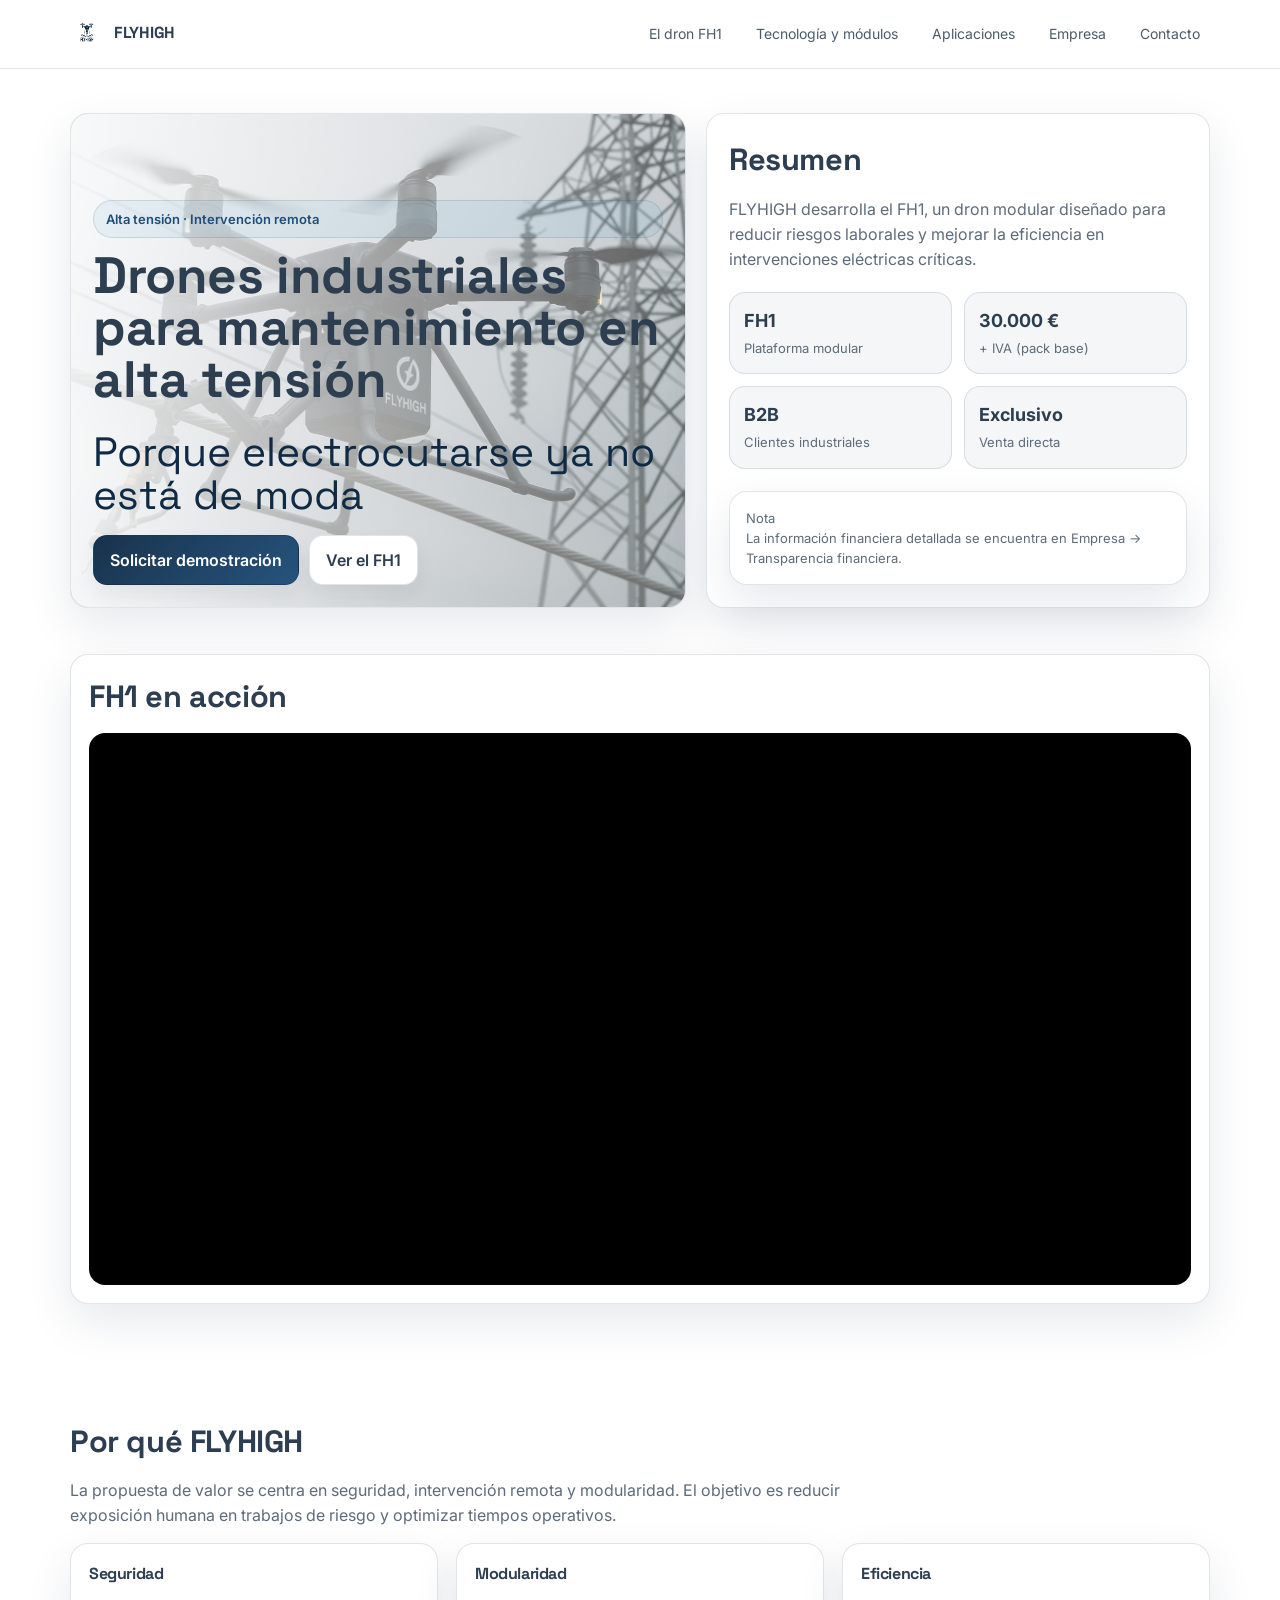
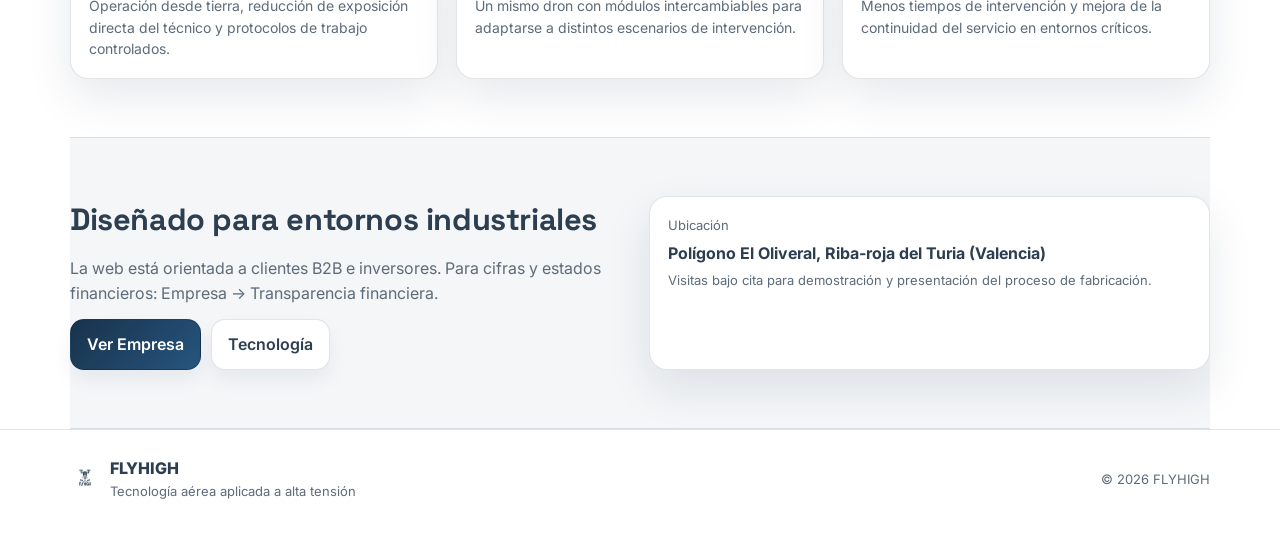
<file: index.html>
<!doctype html>
<html lang="es">
<head>
  <meta charset="utf-8" />
  <meta name="viewport" content="width=device-width,initial-scale=1" />
  <title>FLYHIGH — Drones industriales para mantenimiento en alta tensión</title>
  <meta name="description" content="FLYHIGH desarrolla el FH1: drones industriales para mantenimiento en alta tensión. Seguridad, tecnología y precisión." />
  <link rel="stylesheet" href="styles.css" />
</head>
<body>

  <!-- Splash -->
  <div class="splash" id="splash" aria-hidden="true">
    <div class="splash-inner">
      <img src="assets/logo.png" alt="FLYHIGH logo" />
      <div class="h">FLYHIGH</div>
      <div class="splash-bar"><div></div></div>
    </div>
  </div>

  <!-- Header -->
  <header class="header">
    <div class="container">
      <div class="navbar">
        <a class="brand" href="index.html">
          <img src="assets/logo.png" alt="Logo FLYHIGH" />
          <span>FLYHIGH</span>
        </a>

        <nav class="menu" aria-label="Navegación principal">
          <a href="fh1.html">El dron FH1</a>
          <a href="tecnologia.html">Tecnología y módulos</a>
          <a href="aplicaciones.html">Aplicaciones</a>
          <a href="empresa.html">Empresa</a>
          <a href="contacto.html">Contacto</a>
        </nav>

        <a class="btn mobile-toggle" id="mobileToggle" href="#">Menú</a>
      </div>

      <div class="mobile-menu" id="mobileMenu" aria-label="Menú móvil">
        <a href="fh1.html">El dron FH1</a>
        <a href="tecnologia.html">Tecnología y módulos</a>
        <a href="aplicaciones.html">Aplicaciones</a>
        <a href="empresa.html">Empresa</a>
        <a href="contacto.html">Contacto</a>
      </div>
    </div>
  </header>

  <!-- Hero -->
  <main class="container">
    <section class="hero">
      <div class="hero-wrap">

        <!-- Left: big image + overlay text -->
        <div class="hero-media card reveal">
          <img src="assets/fh1.jpeg" alt="FH1 en línea de alta tensión" />
          <div class="hero-overlay"></div>
          <div class="hero-copy">
            <span class="badge">Alta tensión · Intervención remota</span>
            <h1 class="h h1">Drones industriales para mantenimiento en alta tensión</h1>
            <p class="slogan">Porque electrocutarse ya no está de moda</p>
            <div style="display:flex; gap:10px; flex-wrap:wrap; margin-top:6px;">
              <a class="btn primary" href="contacto.html">Solicitar demostración</a>
              <a class="btn" href="fh1.html">Ver el FH1</a>
            </div>
          </div>
        </div>

        <!-- Right: summary -->
        <aside class="hero-right card reveal">
          <h2 class="h h2" style="margin:0;">Resumen</h2>
          <p class="p">FLYHIGH desarrolla el FH1, un dron modular diseñado para reducir riesgos laborales y mejorar la eficiencia en intervenciones eléctricas críticas.</p>

          <div class="kpi" style="margin-top:6px;">
            <div class="tile">
              <b>FH1</b>
              <span>Plataforma modular</span>
            </div>
            <div class="tile">
              <b>30.000 €</b>
              <span>+ IVA (pack base)</span>
            </div>
            <div class="tile">
              <b>B2B</b>
              <span>Clientes industriales</span>
            </div>
            <div class="tile">
              <b>Exclusivo</b>
              <span>Venta directa</span>
            </div>
          </div>

          <div class="card" style="padding:16px; margin-top:8px;">
            <div class="small">Nota</div>
            <div class="small">La información financiera detallada se encuentra en Empresa → Transparencia financiera.</div>
          </div>
        </aside>

      </div>
    </section>

    <!-- Video -->
    <section class="video-block">
      <div class="video-card card reveal">
        <h2 class="h h2">FH1 en acción</h2>
        <div class="video-wrap">
          <video autoplay muted loop playsinline preload="metadata">
            <source src="assets/fh1.mp4" type="video/mp4">
          </video>
        </div>
      </div>
    </section>

    <!-- Highlights -->
    <section class="section">
      <h2 class="h h2 reveal">Por qué FLYHIGH</h2>
      <p class="p reveal" style="max-width:78ch;">La propuesta de valor se centra en seguridad, intervención remota y modularidad. El objetivo es reducir exposición humana en trabajos de riesgo y optimizar tiempos operativos.</p>

      <div class="grid grid-3" style="margin-top:16px;">
        <div class="card feature reveal">
          <h3 class="h">Seguridad</h3>
          <p>Operación desde tierra, reducción de exposición directa del técnico y protocolos de trabajo controlados.</p>
        </div>
        <div class="card feature reveal">
          <h3 class="h">Modularidad</h3>
          <p>Un mismo dron con módulos intercambiables para adaptarse a distintos escenarios de intervención.</p>
        </div>
        <div class="card feature reveal">
          <h3 class="h">Eficiencia</h3>
          <p>Menos tiempos de intervención y mejora de la continuidad del servicio en entornos críticos.</p>
        </div>
      </div>
    </section>

    <section class="section alt">
      <div class="grid grid-2">
        <div class="reveal">
          <h2 class="h h2">Diseñado para entornos industriales</h2>
          <p class="p">La web está orientada a clientes B2B e inversores. Para cifras y estados financieros: Empresa → Transparencia financiera.</p>
          <div style="margin-top:14px; display:flex; gap:10px; flex-wrap:wrap;">
            <a class="btn primary" href="empresa.html">Ver Empresa</a>
            <a class="btn" href="tecnologia.html">Tecnología</a>
          </div>
        </div>
        <div class="card reveal" style="padding:18px;">
          <div class="small">Ubicación</div>
          <div style="font-weight:700; margin:6px 0 4px;">Polígono El Oliveral, Riba-roja del Turia (Valencia)</div>
          <div class="small">Visitas bajo cita para demostración y presentación del proceso de fabricación.</div>
        </div>
      </div>
    </section>

  </main>

  <footer class="footer">
    <div class="container footer-top">
      <div style="display:flex; align-items:center; gap:10px;">
        <img src="assets/logo.png" alt="Logo FLYHIGH" style="width:30px; height:30px;" />
        <div>
          <div style="font-weight:800;">FLYHIGH</div>
          <div class="small">Tecnología aérea aplicada a alta tensión</div>
        </div>
      </div>
      <div class="small">© <span id="year"></span> FLYHIGH</div>
    </div>
  </footer>

  <script>
    document.getElementById("year").textContent = new Date().getFullYear();
  </script>
  <script src="app.js"></script>
</body>
</html>
</file>
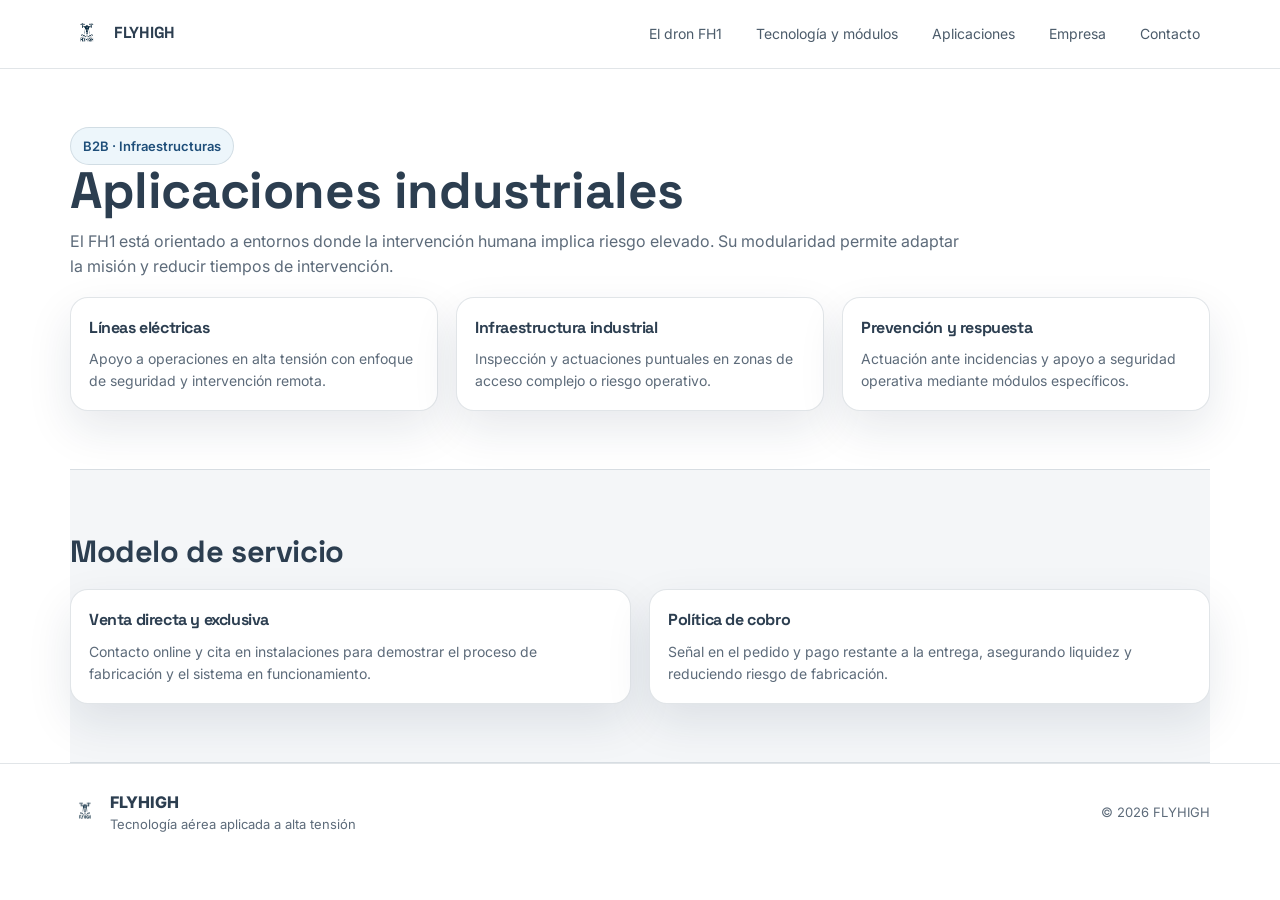
<file: aplicaciones.html>
<!doctype html>
<html lang="es">
<head>
  <meta charset="utf-8" />
  <meta name="viewport" content="width=device-width,initial-scale=1" />
  <title>Aplicaciones industriales — FLYHIGH</title>
  <meta name="description" content="Aplicaciones del FH1 en mantenimiento eléctrico, infraestructuras críticas y entornos industriales." />
  <link rel="stylesheet" href="styles.css" />
</head>
<body>
  <header class="header">
    <div class="container">
      <div class="navbar">
        <a class="brand" href="index.html">
          <img src="assets/logo.png" alt="Logo FLYHIGH" />
          <span>FLYHIGH</span>
        </a>

        <nav class="menu">
          <a href="fh1.html">El dron FH1</a>
          <a href="tecnologia.html">Tecnología y módulos</a>
          <a href="aplicaciones.html">Aplicaciones</a>
          <a href="empresa.html">Empresa</a>
          <a href="contacto.html">Contacto</a>
        </nav>

        <a class="btn mobile-toggle" id="mobileToggle" href="#">Menú</a>
      </div>

      <div class="mobile-menu" id="mobileMenu">
        <a href="fh1.html">El dron FH1</a>
        <a href="tecnologia.html">Tecnología y módulos</a>
        <a href="aplicaciones.html">Aplicaciones</a>
        <a href="empresa.html">Empresa</a>
        <a href="contacto.html">Contacto</a>
      </div>
    </div>
  </header>

  <main class="container">
    <section class="section">
      <span class="badge reveal">B2B · Infraestructuras</span>
      <h1 class="h h1 reveal">Aplicaciones industriales</h1>
      <p class="p reveal" style="max-width:90ch;">
        El FH1 está orientado a entornos donde la intervención humana implica riesgo elevado. Su modularidad permite adaptar la misión y reducir tiempos de intervención.
      </p>

      <div class="grid grid-3" style="margin-top:18px;">
        <div class="card feature reveal">
          <h3 class="h">Líneas eléctricas</h3>
          <p>Apoyo a operaciones en alta tensión con enfoque de seguridad y intervención remota.</p>
        </div>
        <div class="card feature reveal">
          <h3 class="h">Infraestructura industrial</h3>
          <p>Inspección y actuaciones puntuales en zonas de acceso complejo o riesgo operativo.</p>
        </div>
        <div class="card feature reveal">
          <h3 class="h">Prevención y respuesta</h3>
          <p>Actuación ante incidencias y apoyo a seguridad operativa mediante módulos específicos.</p>
        </div>
      </div>
    </section>

    <section class="section alt">
      <h2 class="h h2 reveal">Modelo de servicio</h2>
      <div class="grid grid-2" style="margin-top:14px;">
        <div class="card feature reveal">
          <h3 class="h">Venta directa y exclusiva</h3>
          <p>Contacto online y cita en instalaciones para demostrar el proceso de fabricación y el sistema en funcionamiento.</p>
        </div>
        <div class="card feature reveal">
          <h3 class="h">Política de cobro</h3>
          <p>Señal en el pedido y pago restante a la entrega, asegurando liquidez y reduciendo riesgo de fabricación.</p>
        </div>
      </div>
    </section>
  </main>

  <footer class="footer">
    <div class="container footer-top">
      <div style="display:flex; align-items:center; gap:10px;">
        <img src="assets/logo.png" alt="Logo FLYHIGH" style="width:30px; height:30px;" />
        <div>
          <div style="font-weight:800;">FLYHIGH</div>
          <div class="small">Tecnología aérea aplicada a alta tensión</div>
        </div>
      </div>
      <div class="small">© <span id="year"></span> FLYHIGH</div>
    </div>
  </footer>

  <script>document.getElementById("year").textContent = new Date().getFullYear();</script>
  <script src="app.js"></script>
</body>
</html>
</file>
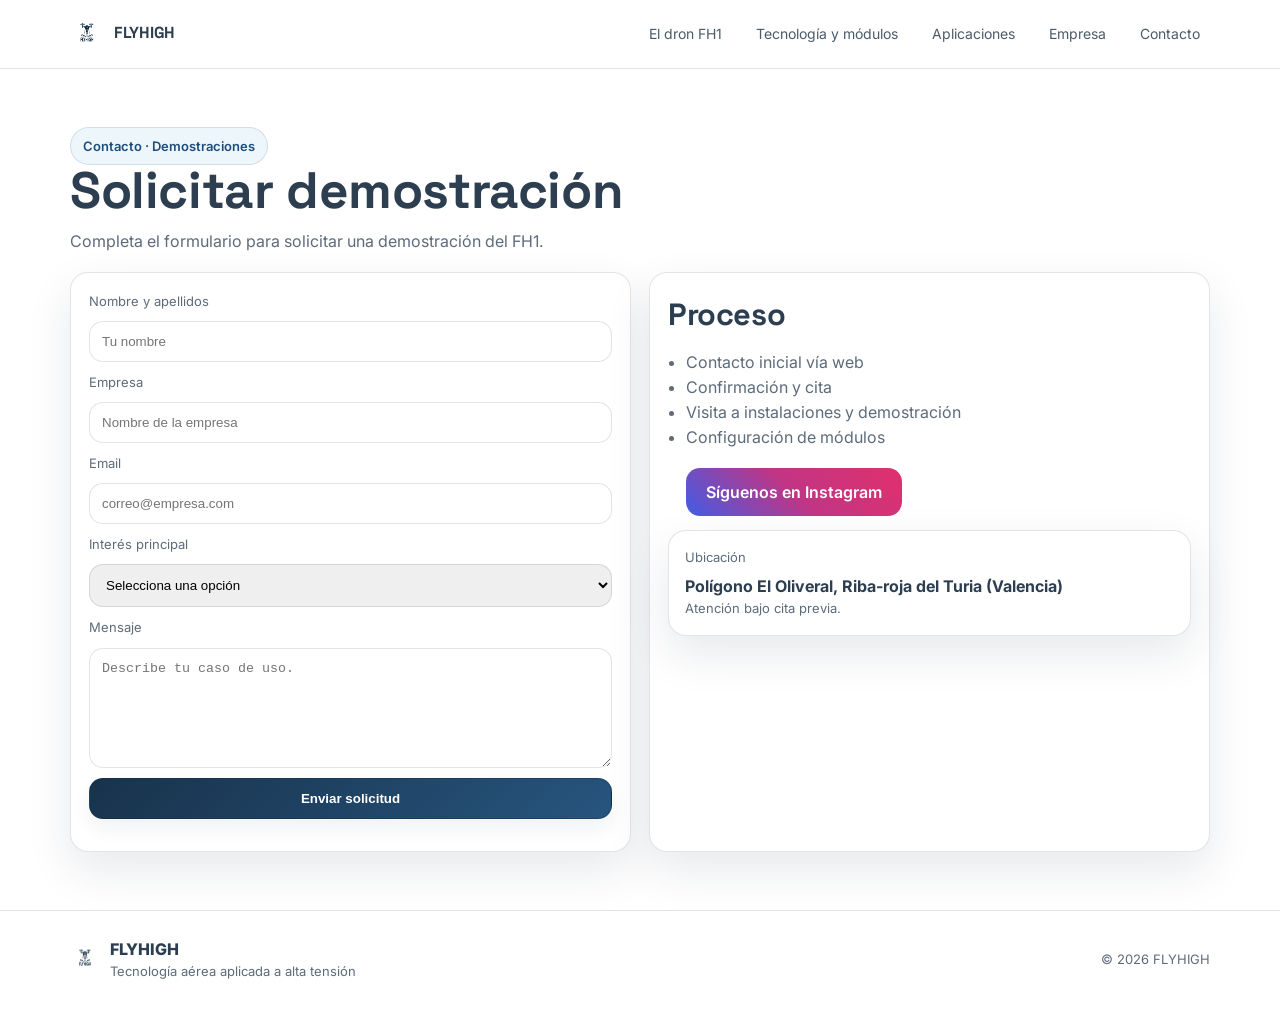
<file: contacto.html>
<!doctype html>
<html lang="es">
<head>
  <meta charset="utf-8" />
  <meta name="viewport" content="width=device-width,initial-scale=1" />
  <title>Contacto — FLYHIGH</title>
  <meta name="description" content="Contacto FLYHIGH. Solicita una demostración del FH1." />
  <link rel="stylesheet" href="styles.css" />
</head>
<body>
  <header class="header">
    <div class="container">
      <div class="navbar">
        <a class="brand" href="index.html">
          <img src="assets/logo.png" alt="Logo FLYHIGH" />
          <span>FLYHIGH</span>
        </a>

        <nav class="menu">
          <a href="fh1.html">El dron FH1</a>
          <a href="tecnologia.html">Tecnología y módulos</a>
          <a href="aplicaciones.html">Aplicaciones</a>
          <a href="empresa.html">Empresa</a>
          <a href="contacto.html">Contacto</a>
        </nav>

        <a class="btn mobile-toggle" id="mobileToggle" href="#">Menú</a>
      </div>

      <div class="mobile-menu" id="mobileMenu">
        <a href="fh1.html">El dron FH1</a>
        <a href="tecnologia.html">Tecnología y módulos</a>
        <a href="aplicaciones.html">Aplicaciones</a>
        <a href="empresa.html">Empresa</a>
        <a href="contacto.html">Contacto</a>
      </div>
    </div>
  </header>

  <main class="container">
    <section class="section">
      <span class="badge reveal">Contacto · Demostraciones</span>
      <h1 class="h h1 reveal">Solicitar demostración</h1>
      <p class="p reveal" style="max-width:85ch;">
        Completa el formulario para solicitar una demostración del FH1. 
      </p>

      <div class="grid grid-2" style="margin-top:18px;">
        <div class="card reveal" style="padding:18px;">
          <form id="demoForm" style="display:flex; flex-direction:column; gap:10px;">
            <label class="small">Nombre y apellidos</label>
            <input required style="padding:12px; border-radius:14px; border:1px solid var(--line);" placeholder="Tu nombre" />

            <label class="small">Empresa</label>
            <input required style="padding:12px; border-radius:14px; border:1px solid var(--line);" placeholder="Nombre de la empresa" />

            <label class="small">Email</label>
            <input required type="email" style="padding:12px; border-radius:14px; border:1px solid var(--line);" placeholder="correo@empresa.com" />

            <label class="small">Interés principal</label>
            <select required style="padding:12px; border-radius:14px; border:1px solid var(--line);">
              <option value="" selected disabled>Selecciona una opción</option>
              <option>Reparación en alta tensión</option>
              <option>Extinción / respuesta a incidencias</option>
              <option>Inspección / diagnóstico</option>
              <option>Información general</option>
            </select>

            <label class="small">Mensaje</label>
            <textarea style="padding:12px; border-radius:14px; border:1px solid var(--line); min-height:120px;" placeholder="Describe tu caso de uso."></textarea>

            <button class="btn primary" type="submit">Enviar solicitud</button>
            <div class="small" id="msg" style="margin-top:4px;"></div>
          </form>
        </div>

        <div class="card reveal" style="padding:18px;">
          <h2 class="h h2" style="margin-top:0;">Proceso</h2>
          <ul style="margin:0; padding-left:18px; color:var(--muted);">
            <li>Contacto inicial vía web</li>
            <li>Confirmación y cita</li>
            <li>Visita a instalaciones y demostración</li>
            <li>Configuración de módulos</li>
            <a href="https://www.instagram.com/flyhighsl/" target="_blank" class="btn-instagram">
  Síguenos en Instagram
</a>
          </ul>

          <div class="card" style="padding:16px; margin-top:14px;">
            <div class="small">Ubicación</div>
            <div style="font-weight:700; margin-top:6px;">Polígono El Oliveral, Riba-roja del Turia (Valencia)</div>
            <div class="small">Atención bajo cita previa.</div>
          </div>
        </div>
      </div>
    </section>
  </main>

  <footer class="footer">
    <div class="container footer-top">
      <div style="display:flex; align-items:center; gap:10px;">
        <img src="assets/logo.png" alt="Logo FLYHIGH" style="width:30px; height:30px;" />
        <div>
          <div style="font-weight:800;">FLYHIGH</div>
          <div class="small">Tecnología aérea aplicada a alta tensión</div>
        </div>
      </div>
      <div class="small">© <span id="year"></span> FLYHIGH</div>
    </div>
  </footer>

  <script>
    document.getElementById("year").textContent = new Date().getFullYear();
    document.getElementById("demoForm").addEventListener("submit", (e) => {
      e.preventDefault();
      document.getElementById("msg").textContent = "Solicitud registrada (demo). En una web real se enviaría al equipo comercial.";
      e.target.reset();
    });
  </script>
  <script src="app.js"></script>
</body>
</html>
</file>
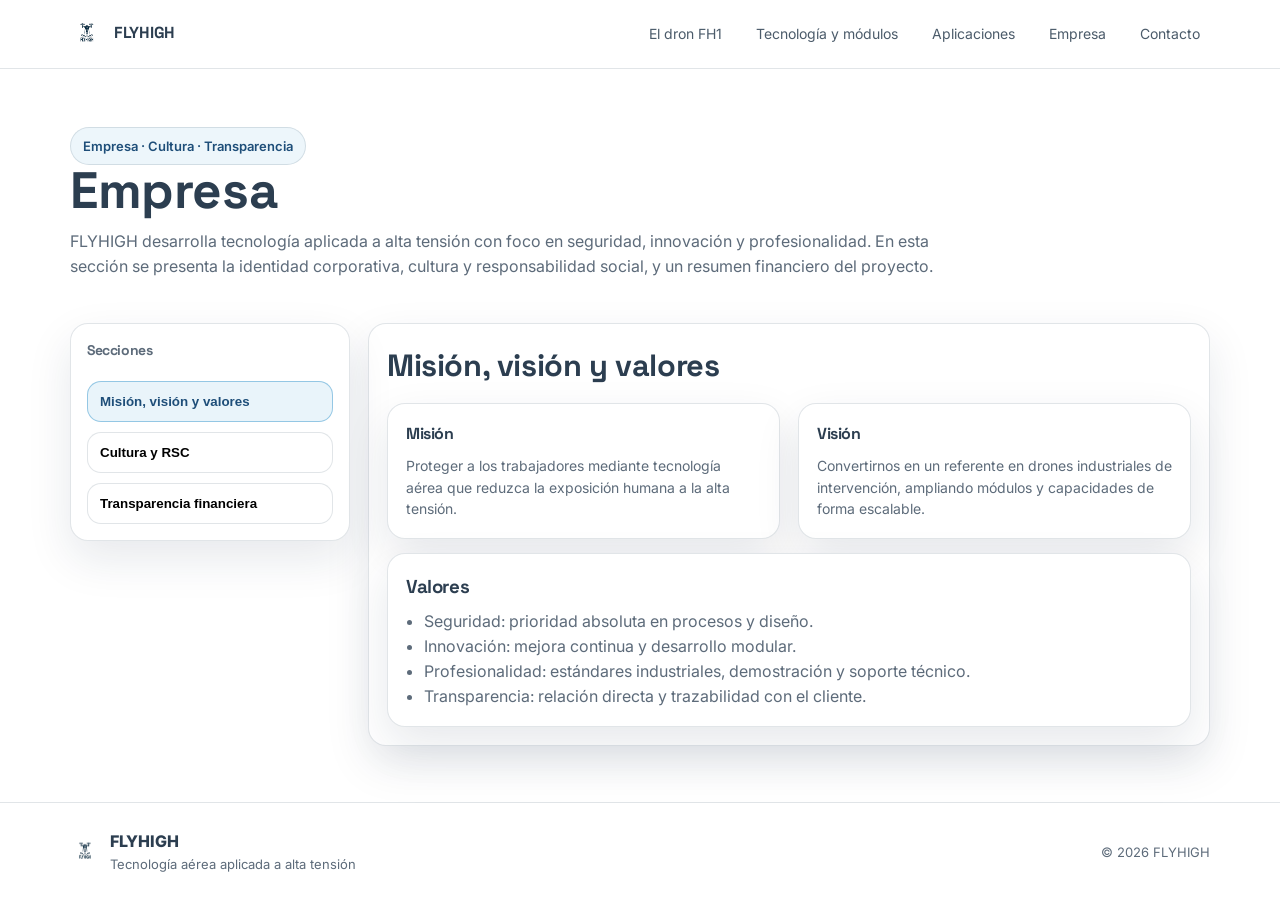
<file: empresa.html>
<!doctype html>
<html lang="es">
<head>
  <meta charset="utf-8" />
  <meta name="viewport" content="width=device-width,initial-scale=1" />
  <title>Empresa — FLYHIGH</title>
  <meta name="description" content="Empresa FLYHIGH: misión, visión, valores, cultura y RSC, y transparencia financiera (financiación, costes y balance)." />
  <link rel="stylesheet" href="styles.css" />
</head>
<body>
  <header class="header">
    <div class="container">
      <div class="navbar">
        <a class="brand" href="index.html">
          <img src="assets/logo.png" alt="Logo FLYHIGH" />
          <span>FLYHIGH</span>
        </a>

        <nav class="menu">
          <a href="fh1.html">El dron FH1</a>
          <a href="tecnologia.html">Tecnología y módulos</a>
          <a href="aplicaciones.html">Aplicaciones</a>
          <a href="empresa.html">Empresa</a>
          <a href="contacto.html">Contacto</a>
        </nav>

        <a class="btn mobile-toggle" id="mobileToggle" href="#">Menú</a>
      </div>

      <div class="mobile-menu" id="mobileMenu">
        <a href="fh1.html">El dron FH1</a>
        <a href="tecnologia.html">Tecnología y módulos</a>
        <a href="aplicaciones.html">Aplicaciones</a>
        <a href="empresa.html">Empresa</a>
        <a href="contacto.html">Contacto</a>
      </div>
    </div>
  </header>

  <main class="container">
    <section class="section" style="padding-bottom:10px;">
      <span class="badge reveal">Empresa · Cultura · Transparencia</span>
      <h1 class="h h1 reveal">Empresa</h1>
      <p class="p reveal" style="max-width:92ch;">
        FLYHIGH desarrolla tecnología aplicada a alta tensión con foco en seguridad, innovación y profesionalidad.
        En esta sección se presenta la identidad corporativa, cultura y responsabilidad social, y un resumen financiero del proyecto.
      </p>
    </section>

    <section class="empresa-layout">
      <!-- Side nav -->
      <aside class="side card" data-empresa-nav>
        <h3 class="h">Secciones</h3>
        <button data-target="panel-mvv">Misión, visión y valores</button>
        <button data-target="panel-rsc">Cultura y RSC</button>
        <button data-target="panel-finanzas">Transparencia financiera</button>
      </aside>

      <!-- Panels -->
      <div>

        <!-- Panel 1 -->
        <div id="panel-mvv" data-empresa-panel class="card" style="padding:18px;">
          <h2 class="h h2 reveal">Misión, visión y valores</h2>

          <div class="grid grid-2" style="margin-top:14px;">
            <div class="card feature reveal">
              <h3 class="h">Misión</h3>
              <p>Proteger a los trabajadores mediante tecnología aérea que reduzca la exposición humana a la alta tensión.</p>
            </div>
            <div class="card feature reveal">
              <h3 class="h">Visión</h3>
              <p>Convertirnos en un referente en drones industriales de intervención, ampliando módulos y capacidades de forma escalable.</p>
            </div>
          </div>

          <div class="card reveal" style="padding:18px; margin-top:14px;">
            <h3 class="h" style="margin:0 0 8px;">Valores</h3>
            <ul style="margin:0; padding-left:18px; color:var(--muted);">
              <li>Seguridad: prioridad absoluta en procesos y diseño.</li>
              <li>Innovación: mejora continua y desarrollo modular.</li>
              <li>Profesionalidad: estándares industriales, demostración y soporte técnico.</li>
              <li>Transparencia: relación directa y trazabilidad con el cliente.</li>
            </ul>
          </div>
        </div>

        <!-- Panel 2 -->
        <div id="panel-rsc" data-empresa-panel class="card" style="padding:18px; display:none;">
          <h2 class="h h2 reveal">Cultura y RSC</h2>
          <p class="p reveal" style="max-width:90ch;">
            La responsabilidad social corporativa de FLYHIGH se basa en reducir riesgos laborales, fomentar la prevención y aplicar tecnología donde una persona no debería exponerse.
            Además, promovemos transparencia con el cliente mediante visitas, demostraciones y formación.
          </p>

          <div class="grid grid-3" style="margin-top:14px;">
            <div class="card feature reveal">
              <h3 class="h">Prevención de riesgos</h3>
              <p>El FH1 reduce la exposición humana directa en entornos críticos, mejorando seguridad operativa.</p>
            </div>
            <div class="card feature reveal">
              <h3 class="h">Transparencia</h3>
              <p>Proceso de venta directa con cita y demostración en instalaciones para fidelización y confianza.</p>
            </div>
            <div class="card feature reveal">
              <h3 class="h">Impacto operativo</h3>
              <p>Optimización de tiempos de intervención y mejora de continuidad del servicio en infraestructuras.</p>
            </div>
          </div>
        </div>

        <!-- Panel 3: Finanzas -->
        <div id="panel-finanzas" data-empresa-panel class="card" style="padding:18px; display:none;">
          <h2 class="h h2 reveal">Transparencia financiera</h2>
          <p class="p reveal" style="max-width:95ch;">
            Resumen de financiación, costes y situación económica del proyecto. Esta información está orientada a aportar claridad y confianza a clientes e inversores.
          </p>

          <!-- KPIs -->
          <div class="kpi-row" style="margin-top:14px;">
            <div class="kpi-box reveal">
              <b>+131.101,85 €</b>
              <span>Fondo de maniobra</span>
            </div>
            <div class="kpi-box reveal">
              <b>328.636,70 €</b>
              <span>Activo corriente</span>
            </div>
            <div class="kpi-box reveal">
              <b>197.534,85 €</b>
              <span>Pasivo corriente</span>
            </div>
            <div class="kpi-box reveal">
              <b>+70.298,00 €</b>
              <span>Resultado estimado</span>
            </div>
          </div>

          <!-- Financing bars -->
          <div class="grid grid-2" style="margin-top:14px;">
            <div class="card reveal" style="padding:18px;">
              <h3 class="h" style="margin:0 0 10px;">Estructura de financiación</h3>
              <div class="bars">
                <div class="bar">
                  <div class="bar-top"><span>Préstamo bancario</span><span>1.000.000 €</span></div>
                  <div class="bar-fill"><div style="width:83.33%"></div></div>
                </div>
                <div class="bar">
                  <div class="bar-top"><span>Subvención (EMPYME)</span><span>200.000 €</span></div>
                  <div class="bar-fill"><div style="width:11.67%"></div></div>
                </div>
                <div class="bar">
                  <div class="bar-top"><span>Aportación socios (3×20.000)</span><span>60.000 €</span></div>
                  <div class="bar-fill"><div style="width:5%"></div></div>
                </div>
              </div>
              <p class="small" style="margin-top:10px;">Total financiación: 1.200.000 €</p>
            </div>

            <div class="card reveal" style="padding:18px;">
              <h3 class="h" style="margin:0 0 10px;">Costes y ventas (estimación)</h3>
              <table class="table">
                <tr><th>Concepto</th><th>Importe</th></tr>
                <tr><td>Ventas (10 drones × 30.000 €)</td><td>300.000 €</td></tr>
                <tr><td>Materia prima total (10 drones)</td><td>95.069,70 €</td></tr>
                <tr><th>Resultado estimado</th><th>70.298,00 €</th></tr>
              </table>
              <p class="small" style="margin-top:10px;">Nota: el IVA no se incluye en resultado; se considera precio sin IVA (30.000 €).</p>
            </div>
          </div>

          <!-- Balance summary -->
          <div class="card reveal" style="padding:18px; margin-top:14px;">
            <h3 class="h" style="margin:0 0 10px;">Liquidez y solvencia</h3>
            <table class="table">
              <tr><th>Indicador</th><th>Fórmula</th><th>Resultado</th></tr>
              <tr>
                <td>Fondo de maniobra</td>
                <td>Activo corriente − Pasivo corriente</td>
                <td>328.636,70 − 197.534,85 = 131.101,85 €</td>
              </tr>
              <tr>
                <td>Interpretación</td>
                <td colspan="2">FM positivo: la empresa puede cubrir deudas a corto plazo con recursos de corto plazo sin tensiones inmediatas.</td>
              </tr>
            </table>
          </div>

        </div>

      </div>
    </section>
  </main>

  <footer class="footer">
    <div class="container footer-top">
      <div style="display:flex; align-items:center; gap:10px;">
        <img src="assets/logo.png" alt="Logo FLYHIGH" style="width:30px; height:30px;" />
        <div>
          <div style="font-weight:800;">FLYHIGH</div>
          <div class="small">Tecnología aérea aplicada a alta tensión</div>
        </div>
      </div>
      <div class="small">© <span id="year"></span> FLYHIGH</div>
    </div>
  </footer>

  <script>document.getElementById("year").textContent = new Date().getFullYear();</script>
  <script src="app.js"></script>
</body>
</html>
</file>
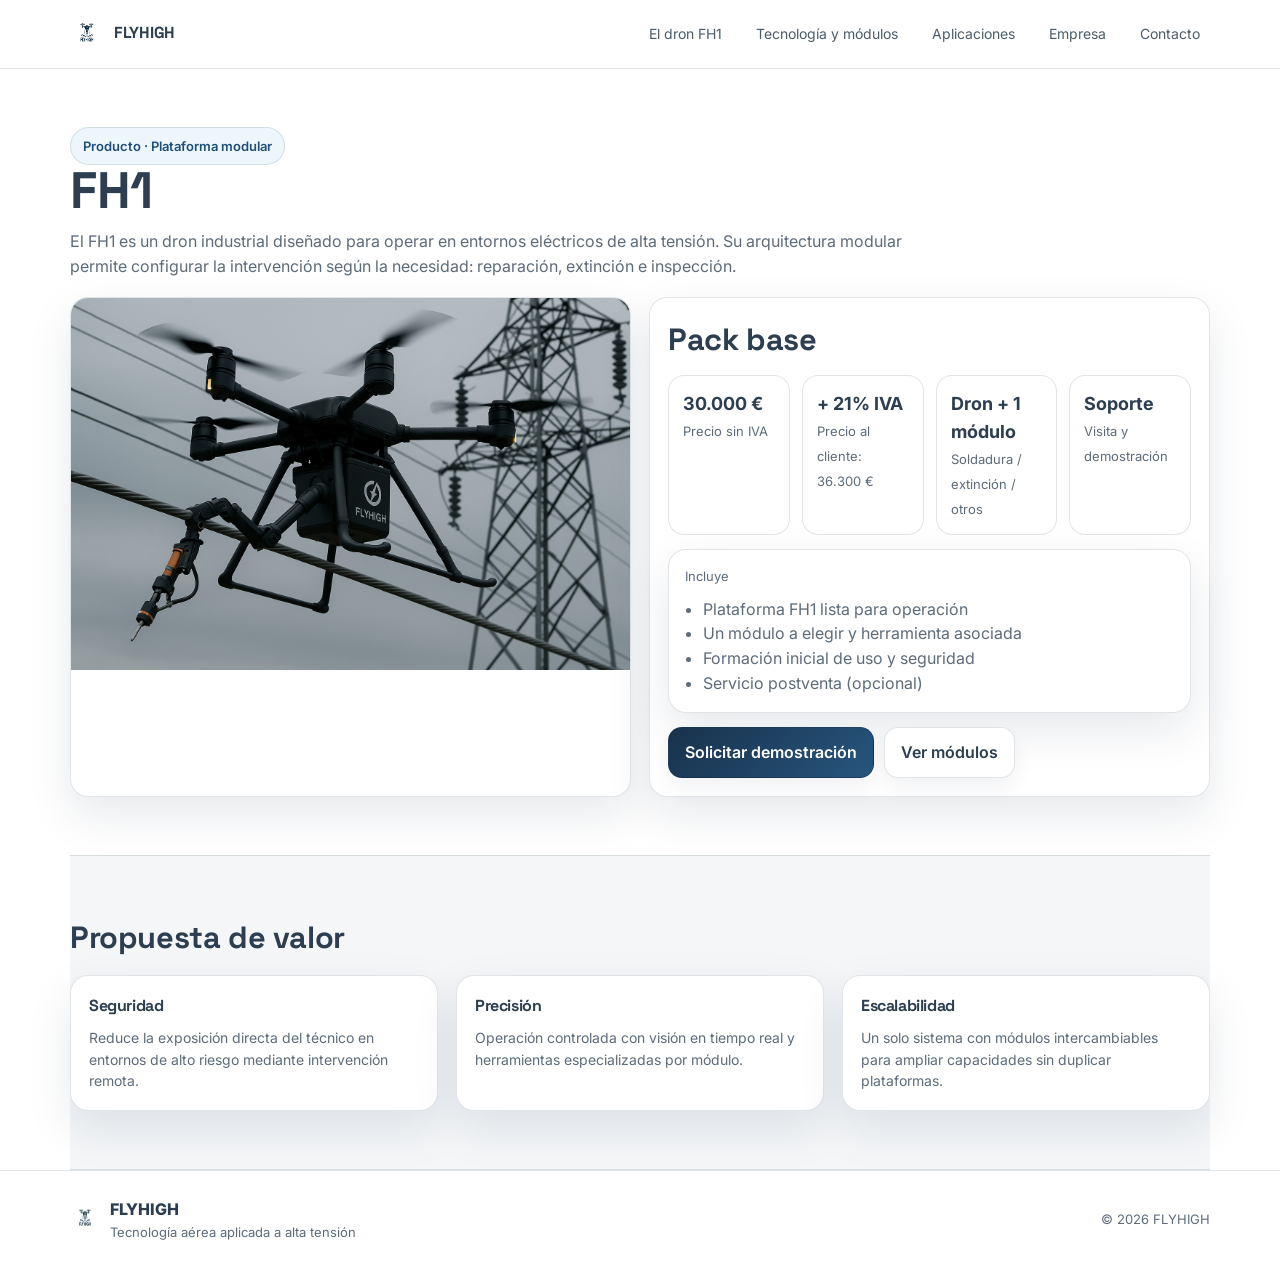
<file: fh1.html>
<!doctype html>
<html lang="es">
<head>
  <meta charset="utf-8" />
  <meta name="viewport" content="width=device-width,initial-scale=1" />
  <title>El dron FH1 — FLYHIGH</title>
  <meta name="description" content="FH1: dron industrial modular para mantenimiento en alta tensión. Pack base 30.000 € + IVA con un módulo a elegir." />
  <link rel="stylesheet" href="styles.css" />
</head>
<body>
  <header class="header">
    <div class="container">
      <div class="navbar">
        <a class="brand" href="index.html">
          <img src="assets/logo.png" alt="Logo FLYHIGH" />
          <span>FLYHIGH</span>
        </a>

        <nav class="menu" aria-label="Navegación principal">
          <a href="fh1.html">El dron FH1</a>
          <a href="tecnologia.html">Tecnología y módulos</a>
          <a href="aplicaciones.html">Aplicaciones</a>
          <a href="empresa.html">Empresa</a>
          <a href="contacto.html">Contacto</a>
        </nav>

        <a class="btn mobile-toggle" id="mobileToggle" href="#">Menú</a>
      </div>

      <div class="mobile-menu" id="mobileMenu" aria-label="Menú móvil">
        <a href="fh1.html">El dron FH1</a>
        <a href="tecnologia.html">Tecnología y módulos</a>
        <a href="aplicaciones.html">Aplicaciones</a>
        <a href="empresa.html">Empresa</a>
        <a href="contacto.html">Contacto</a>
      </div>
    </div>
  </header>

  <main class="container">
    <section class="section">
      <span class="badge reveal">Producto · Plataforma modular</span>
      <h1 class="h h1 reveal">FH1</h1>
      <p class="p reveal" style="max-width:85ch;">
        El FH1 es un dron industrial diseñado para operar en entornos eléctricos de alta tensión. Su arquitectura modular permite configurar la intervención
        según la necesidad: reparación, extinción e inspección.
      </p>

      <div class="grid grid-2" style="margin-top:18px;">
        <div class="card reveal" style="overflow:hidden;">
          <img src="assets/fh1.jpeg" alt="FH1 en entorno industrial" />
        </div>
        <div class="card reveal" style="padding:18px;">
          <h2 class="h h2" style="margin-top:0;">Pack base</h2>
          <div class="kpi-row" style="margin-top:10px;">
            <div class="kpi-box">
              <b>30.000 €</b><span>Precio sin IVA</span>
            </div>
            <div class="kpi-box">
              <b>+ 21% IVA</b><span>Precio al cliente: 36.300 €</span>
            </div>
            <div class="kpi-box">
              <b>Dron + 1 módulo</b><span>Soldadura / extinción / otros</span>
            </div>
            <div class="kpi-box">
              <b>Soporte</b><span>Visita y demostración</span>
            </div>
          </div>

          <div class="card" style="padding:16px; margin-top:14px;">
            <div class="small">Incluye</div>
            <ul style="margin:10px 0 0; padding-left:18px; color:var(--muted);">
              <li>Plataforma FH1 lista para operación</li>
              <li>Un módulo a elegir y herramienta asociada</li>
              <li>Formación inicial de uso y seguridad</li>
              <li>Servicio postventa (opcional)</li>
            </ul>
          </div>

          <div style="margin-top:14px; display:flex; gap:10px; flex-wrap:wrap;">
            <a class="btn primary" href="contacto.html">Solicitar demostración</a>
            <a class="btn" href="tecnologia.html">Ver módulos</a>
          </div>
        </div>
      </div>
    </section>

    <section class="section alt">
      <h2 class="h h2 reveal">Propuesta de valor</h2>
      <div class="grid grid-3" style="margin-top:14px;">
        <div class="card feature reveal">
          <h3 class="h">Seguridad</h3>
          <p>Reduce la exposición directa del técnico en entornos de alto riesgo mediante intervención remota.</p>
        </div>
        <div class="card feature reveal">
          <h3 class="h">Precisión</h3>
          <p>Operación controlada con visión en tiempo real y herramientas especializadas por módulo.</p>
        </div>
        <div class="card feature reveal">
          <h3 class="h">Escalabilidad</h3>
          <p>Un solo sistema con módulos intercambiables para ampliar capacidades sin duplicar plataformas.</p>
        </div>
      </div>
    </section>
  </main>

  <footer class="footer">
    <div class="container footer-top">
      <div style="display:flex; align-items:center; gap:10px;">
        <img src="assets/logo.png" alt="Logo FLYHIGH" style="width:30px; height:30px;" />
        <div>
          <div style="font-weight:800;">FLYHIGH</div>
          <div class="small">Tecnología aérea aplicada a alta tensión</div>
        </div>
      </div>
      <div class="small">© <span id="year"></span> FLYHIGH</div>
    </div>
  </footer>

  <script>document.getElementById("year").textContent = new Date().getFullYear();</script>
  <script src="app.js"></script>
</body>
</html>
</file>
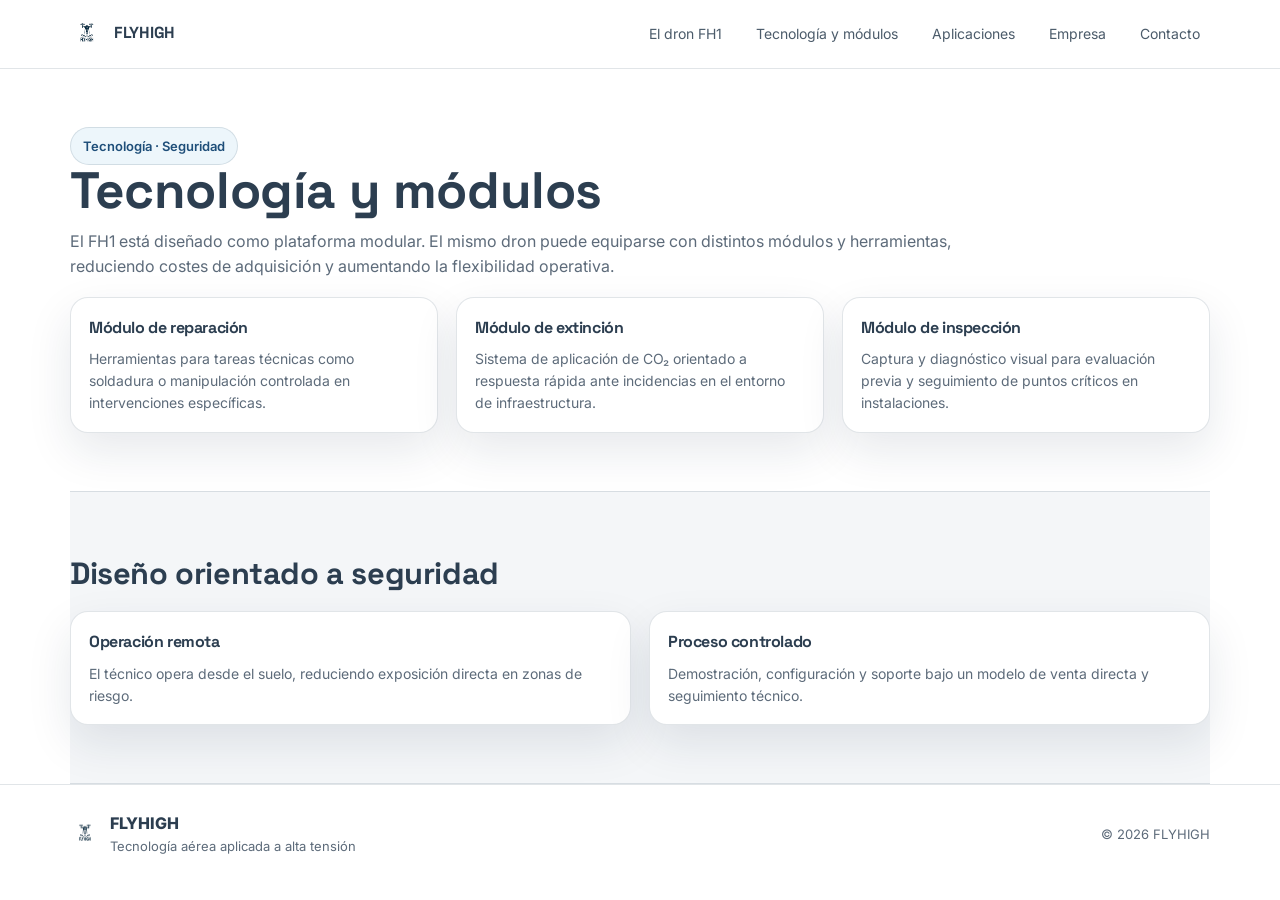
<file: tecnologia.html>
<!doctype html>
<html lang="es">
<head>
  <meta charset="utf-8" />
  <meta name="viewport" content="width=device-width,initial-scale=1" />
  <title>Tecnología y módulos — FLYHIGH</title>
  <meta name="description" content="Módulos intercambiables del FH1: reparación, extinción e inspección. Tecnología orientada a seguridad industrial." />
  <link rel="stylesheet" href="styles.css" />
</head>
<body>
  <header class="header">
    <div class="container">
      <div class="navbar">
        <a class="brand" href="index.html">
          <img src="assets/logo.png" alt="Logo FLYHIGH" />
          <span>FLYHIGH</span>
        </a>

        <nav class="menu">
          <a href="fh1.html">El dron FH1</a>
          <a href="tecnologia.html">Tecnología y módulos</a>
          <a href="aplicaciones.html">Aplicaciones</a>
          <a href="empresa.html">Empresa</a>
          <a href="contacto.html">Contacto</a>
        </nav>

        <a class="btn mobile-toggle" id="mobileToggle" href="#">Menú</a>
      </div>

      <div class="mobile-menu" id="mobileMenu">
        <a href="fh1.html">El dron FH1</a>
        <a href="tecnologia.html">Tecnología y módulos</a>
        <a href="aplicaciones.html">Aplicaciones</a>
        <a href="empresa.html">Empresa</a>
        <a href="contacto.html">Contacto</a>
      </div>
    </div>
  </header>

  <main class="container">
    <section class="section">
      <span class="badge reveal">Tecnología · Seguridad</span>
      <h1 class="h h1 reveal">Tecnología y módulos</h1>
      <p class="p reveal" style="max-width:90ch;">
        El FH1 está diseñado como plataforma modular. El mismo dron puede equiparse con distintos módulos y herramientas, reduciendo costes de adquisición
        y aumentando la flexibilidad operativa.
      </p>

      <div class="grid grid-3" style="margin-top:18px;">
        <div class="card feature reveal">
          <h3 class="h">Módulo de reparación</h3>
          <p>Herramientas para tareas técnicas como soldadura o manipulación controlada en intervenciones específicas.</p>
        </div>
        <div class="card feature reveal">
          <h3 class="h">Módulo de extinción</h3>
          <p>Sistema de aplicación de CO₂ orientado a respuesta rápida ante incidencias en el entorno de infraestructura.</p>
        </div>
        <div class="card feature reveal">
          <h3 class="h">Módulo de inspección</h3>
          <p>Captura y diagnóstico visual para evaluación previa y seguimiento de puntos críticos en instalaciones.</p>
        </div>
      </div>
    </section>

    <section class="section alt">
      <h2 class="h h2 reveal">Diseño orientado a seguridad</h2>
      <div class="grid grid-2" style="margin-top:14px;">
        <div class="card feature reveal">
          <h3 class="h">Operación remota</h3>
          <p>El técnico opera desde el suelo, reduciendo exposición directa en zonas de riesgo.</p>
        </div>
        <div class="card feature reveal">
          <h3 class="h">Proceso controlado</h3>
          <p>Demostración, configuración y soporte bajo un modelo de venta directa y seguimiento técnico.</p>
        </div>
      </div>
    </section>
  </main>

  <footer class="footer">
    <div class="container footer-top">
      <div style="display:flex; align-items:center; gap:10px;">
        <img src="assets/logo.png" alt="Logo FLYHIGH" style="width:30px; height:30px;" />
        <div>
          <div style="font-weight:800;">FLYHIGH</div>
          <div class="small">Tecnología aérea aplicada a alta tensión</div>
        </div>
      </div>
      <div class="small">© <span id="year"></span> FLYHIGH</div>
    </div>
  </footer>

  <script>document.getElementById("year").textContent = new Date().getFullYear();</script>
  <script src="app.js"></script>
</body>
</html>
</file>
<file: styles.css>
/* styles.css */
@import url('https://fonts.googleapis.com/css2?family=Inter:wght@300;400;500;600&family=Space+Grotesk:wght@400;500;600;700&display=swap');

:root{
  --bg: #ffffff;
  --bg-soft: #F4F6F8;
  --text: #2C3E50;
  --muted: #5d6b7a;
  --primary: #0F2A44;
  --primary-2: #1E4E79;
  --accent: #4FA3D1;
  --line: rgba(15,42,68,.12);
  --shadow: 0 18px 45px rgba(15,42,68,.10);
  --radius: 18px;
  --max: 1180px;
}

*{ box-sizing: border-box; }
html,body{ margin:0; padding:0; background:var(--bg); color:var(--text); }
body{ font-family: Inter, system-ui, -apple-system, Segoe UI, Roboto, Arial; line-height:1.55; }
a{ color: inherit; text-decoration:none; }
img{ max-width:100%; display:block; }

.container{ max-width: var(--max); margin: 0 auto; padding: 0 20px; }

.h{
  font-family: "Space Grotesk", Inter, system-ui;
  letter-spacing: -0.4px;
}
.h1{ font-size: clamp(34px, 4vw, 54px); line-height:1.02; margin:0 0 12px; }
.h2{ font-size: clamp(26px, 2.4vw, 34px); margin:0 0 12px; }
.p{ color: var(--muted); margin:0; }

.badge{
  display:inline-flex; align-items:center; gap:8px;
  padding:8px 12px; border-radius:999px;
  border:1px solid var(--line);
  background: rgba(79,163,209,.10);
  color: var(--primary-2);
  font-weight:600; font-size:13px;
}

.btn{
  display:inline-flex; align-items:center; justify-content:center;
  padding:12px 16px;
  border-radius: 14px;
  border:1px solid var(--line);
  background: #fff;
  box-shadow: 0 10px 20px rgba(15,42,68,.06);
  font-weight:600;
}
.btn:hover{ transform: translateY(-1px); transition:.15s ease; }
.btn.primary{
  background: linear-gradient(135deg, rgba(15,42,68,.96), rgba(30,78,121,.96));
  color:#fff;
  border-color: rgba(15,42,68,.35);
}

.card{
  border: 1px solid var(--line);
  border-radius: var(--radius);
  background: #fff;
  box-shadow: var(--shadow);
}

.grid{ display:grid; gap:18px; }
.grid-2{ grid-template-columns: 1fr 1fr; }
.grid-3{ grid-template-columns: repeat(3, 1fr); }

@media (max-width: 980px){
  .grid-2, .grid-3{ grid-template-columns: 1fr; }
}

/* Header */
.header{
  position: sticky; top:0; z-index: 50;
  background: rgba(255,255,255,.78);
  backdrop-filter: blur(10px);
  border-bottom: 1px solid var(--line);
}
.navbar{
  display:flex; align-items:center; justify-content:space-between;
  padding: 14px 0;
  transition: .2s ease;
}
.header.shrink .navbar{ padding: 10px 0; }
.brand{
  display:flex; align-items:center; gap:10px;
  font-weight:800;
}
.brand img{ width:34px; height:34px; }
.brand span{ font-family:"Space Grotesk"; letter-spacing:-.3px; }
.menu{ display:flex; gap:14px; align-items:center; }
.menu a{
  font-size:14px; color: rgba(44,62,80,.85);
  padding:9px 10px; border-radius:12px;
}
.menu a:hover{ background: rgba(15,42,68,.06); }

.mobile-toggle{ display:none; }
.mobile-menu{ display:none; padding: 0 0 14px; }
.mobile-menu a{
  display:block; padding:12px 12px;
  border:1px solid var(--line);
  border-radius:14px;
  background: #fff;
  margin-top:10px;
}

@media (max-width: 980px){
  .menu{ display:none; }
  .mobile-toggle{ display:inline-flex; }
}

/* Splash */
.splash{
  position: fixed; inset:0; z-index: 999;
  background: #fff;
  display:flex; align-items:center; justify-content:center;
  transition: opacity .45s ease, visibility .45s ease;
}
.splash.hide{ opacity:0; visibility:hidden; }
.splash-inner{
  display:flex; flex-direction:column; align-items:center; gap:12px;
}
.splash-inner img{ width:76px; height:76px; }
.splash-inner .h{
  font-size:18px; color: var(--primary);
}
.splash-bar{
  width: 220px; height: 6px; border-radius: 999px;
  background: rgba(15,42,68,.08);
  overflow:hidden;
}
.splash-bar > div{
  width: 45%; height:100%;
  background: linear-gradient(135deg, var(--primary-2), var(--accent));
  border-radius:999px;
  animation: load 1.2s ease-in-out infinite;
}
@keyframes load{
  0%{ transform: translateX(-60%); }
  50%{ transform: translateX(120%); }
  100%{ transform: translateX(-60%); }
}

/* Hero */
.hero{
  padding: 44px 0 22px;
}
.hero-wrap{
  display:grid; grid-template-columns: 1.1fr .9fr;
  gap: 20px; align-items: stretch;
}
@media (max-width: 980px){ .hero-wrap{ grid-template-columns: 1fr; } }

.hero-media{
  border-radius: var(--radius);
  overflow:hidden;
  position: relative;
  min-height: 440px;
}
.hero-media img{
  width:100%; height:100%;
  object-fit: cover;
  transform: scale(1.02);
}
.hero-overlay{
  position:absolute; inset:0;
  background: linear-gradient(90deg, rgba(255,255,255,.92), rgba(255,255,255,.35));
}
.hero-copy{
  position:absolute; inset:0;
  padding: 22px;
  display:flex; flex-direction:column; justify-content:flex-end;
  gap: 12px;
}
.slogan{
  font-family:"Space Grotesk";
  font-size: clamp(28px, 3.2vw, 42px);
  line-height:1.05;
  margin:0;
  color: var(--primary);
}
.hero-right{
  padding: 22px;
  display:flex; flex-direction:column; gap:14px;
}
.kpi{
  display:grid; grid-template-columns: 1fr 1fr; gap:12px;
}
.kpi .tile{
  border:1px solid var(--line);
  border-radius: 16px;
  padding: 14px;
  background: var(--bg-soft);
}
.kpi b{ display:block; font-size:18px; }
.kpi span{ color: var(--muted); font-size:13px; }

/* Video block */
.video-block{ padding: 24px 0 56px; }
.video-card{ padding: 18px; }
.video-wrap{
  border-radius: 16px;
  overflow:hidden;
  border: 1px solid var(--line);
  background: #000;
}
.video-wrap video{
  width:100%; height:auto; display:block;
}

/* Sections */
.section{ padding: 58px 0; }
.section.alt{ background: var(--bg-soft); border-top:1px solid var(--line); border-bottom:1px solid var(--line); }
.feature{
  padding: 18px;
}
.feature h3{ margin:0 0 8px; font-size:16px; }
.feature p{ margin:0; color: var(--muted); font-size:14px; }

/* Footer */
.footer{
  padding: 26px 0 36px;
  border-top: 1px solid var(--line);
}
.footer-top{
  display:flex; justify-content:space-between; gap:14px; flex-wrap:wrap;
  align-items:center;
}
.small{ font-size:13px; color: var(--muted); }

/* Simple fade-in animation */
.reveal{ opacity:0; transform: translateY(10px); transition: .6s ease; }
.reveal.show{ opacity:1; transform: translateY(0); }
/* Empresa layout */
.empresa-layout{
  display:grid; grid-template-columns: 280px 1fr; gap:18px;
  padding: 34px 0 56px;
}
@media (max-width: 980px){
  .empresa-layout{ grid-template-columns: 1fr; }
}
.side{
  position: sticky; top: 92px;
  align-self: start;
  padding: 16px;
}
.side h3{ margin:0 0 10px; font-size:14px; color: var(--muted); }
.side button{
  width:100%;
  text-align:left;
  padding: 12px 12px;
  border-radius: 14px;
  border: 1px solid var(--line);
  background: #fff;
  font-weight:650;
  cursor:pointer;
  margin-top:10px;
}
.side button:hover{ background: rgba(15,42,68,.05); }
.side button.active{
  border-color: rgba(79,163,209,.55);
  background: rgba(79,163,209,.12);
  color: var(--primary-2);
}

.table{
  width:100%;
  border-collapse: collapse;
  overflow:hidden;
  border-radius: 14px;
  border:1px solid var(--line);
}
.table th, .table td{
  padding: 12px 12px;
  border-bottom: 1px solid var(--line);
  font-size: 14px;
}
.table th{ background: var(--bg-soft); text-align:left; }

.kpi-row{
  display:grid; grid-template-columns: repeat(4, 1fr); gap:12px;
}
@media (max-width: 980px){ .kpi-row{ grid-template-columns: 1fr 1fr; } }
.kpi-box{
  padding: 14px;
  border-radius: 16px;
  border:1px solid var(--line);
  background: #fff;
}
.kpi-box b{ display:block; font-size:18px; }
.kpi-box span{ color: var(--muted); font-size:13px; }

.bars{
  display:grid; grid-template-columns: 1fr; gap:10px;
}
.bar{
  border:1px solid var(--line);
  background:#fff;
  border-radius: 14px;
  padding: 10px 12px;
}
.bar-top{ display:flex; justify-content:space-between; gap:10px; font-size:13px; color: var(--muted); }
.bar-fill{
  height: 10px;
  border-radius: 999px;
  margin-top: 8px;
  background: rgba(15,42,68,.08);
  overflow:hidden;
}
.bar-fill > div{
  height:100%;
  background: linear-gradient(135deg, var(--primary-2), var(--accent));
  border-radius: 999px;
}
.btn-instagram{
  display:inline-block;
  margin-top:18px;
  padding:12px 20px;
  border-radius:14px;
  text-decoration:none;
  font-weight:600;
  color:white;
  background: linear-gradient(45deg, #405DE6, #C13584, #E1306C);
  transition: all .3s ease;
}

.btn-instagram:hover{
  transform: translateY(-2px);
  box-shadow: 0 8px 20px rgba(0,0,0,.15);
}
</file>
